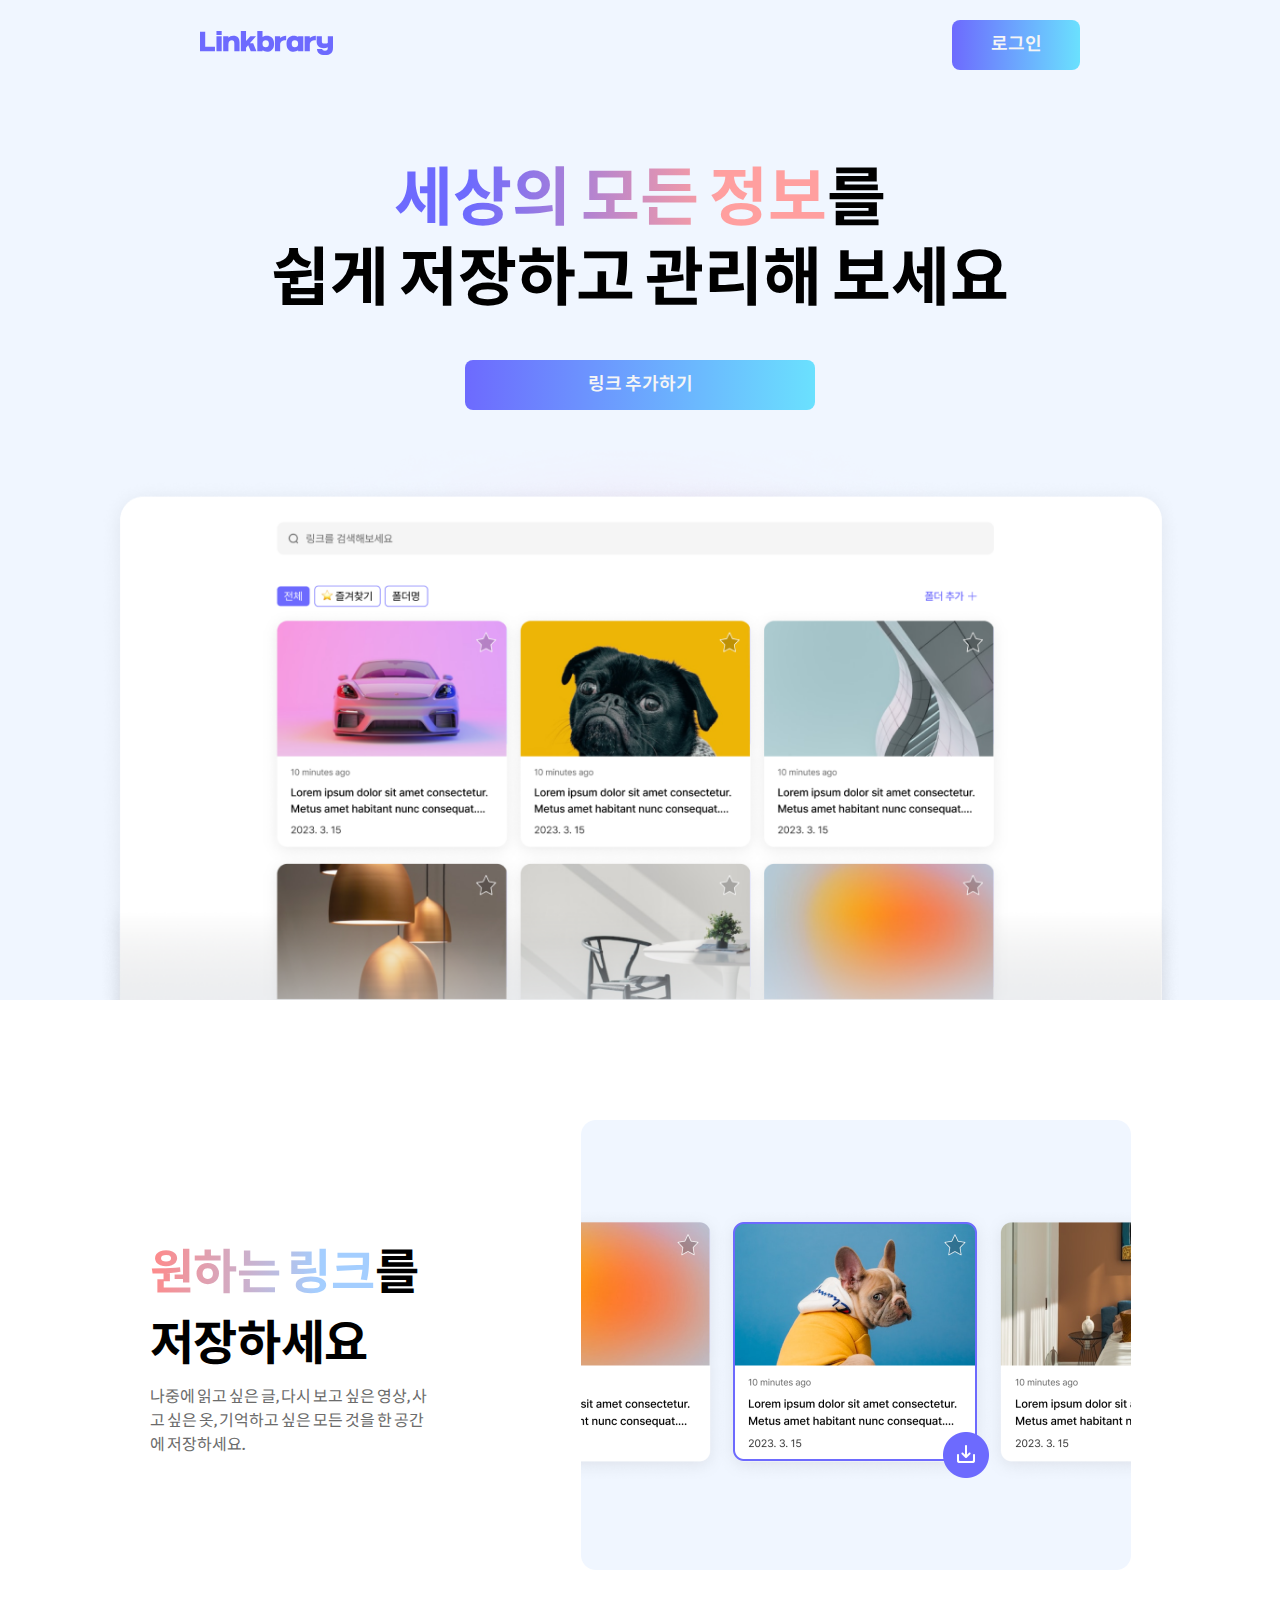
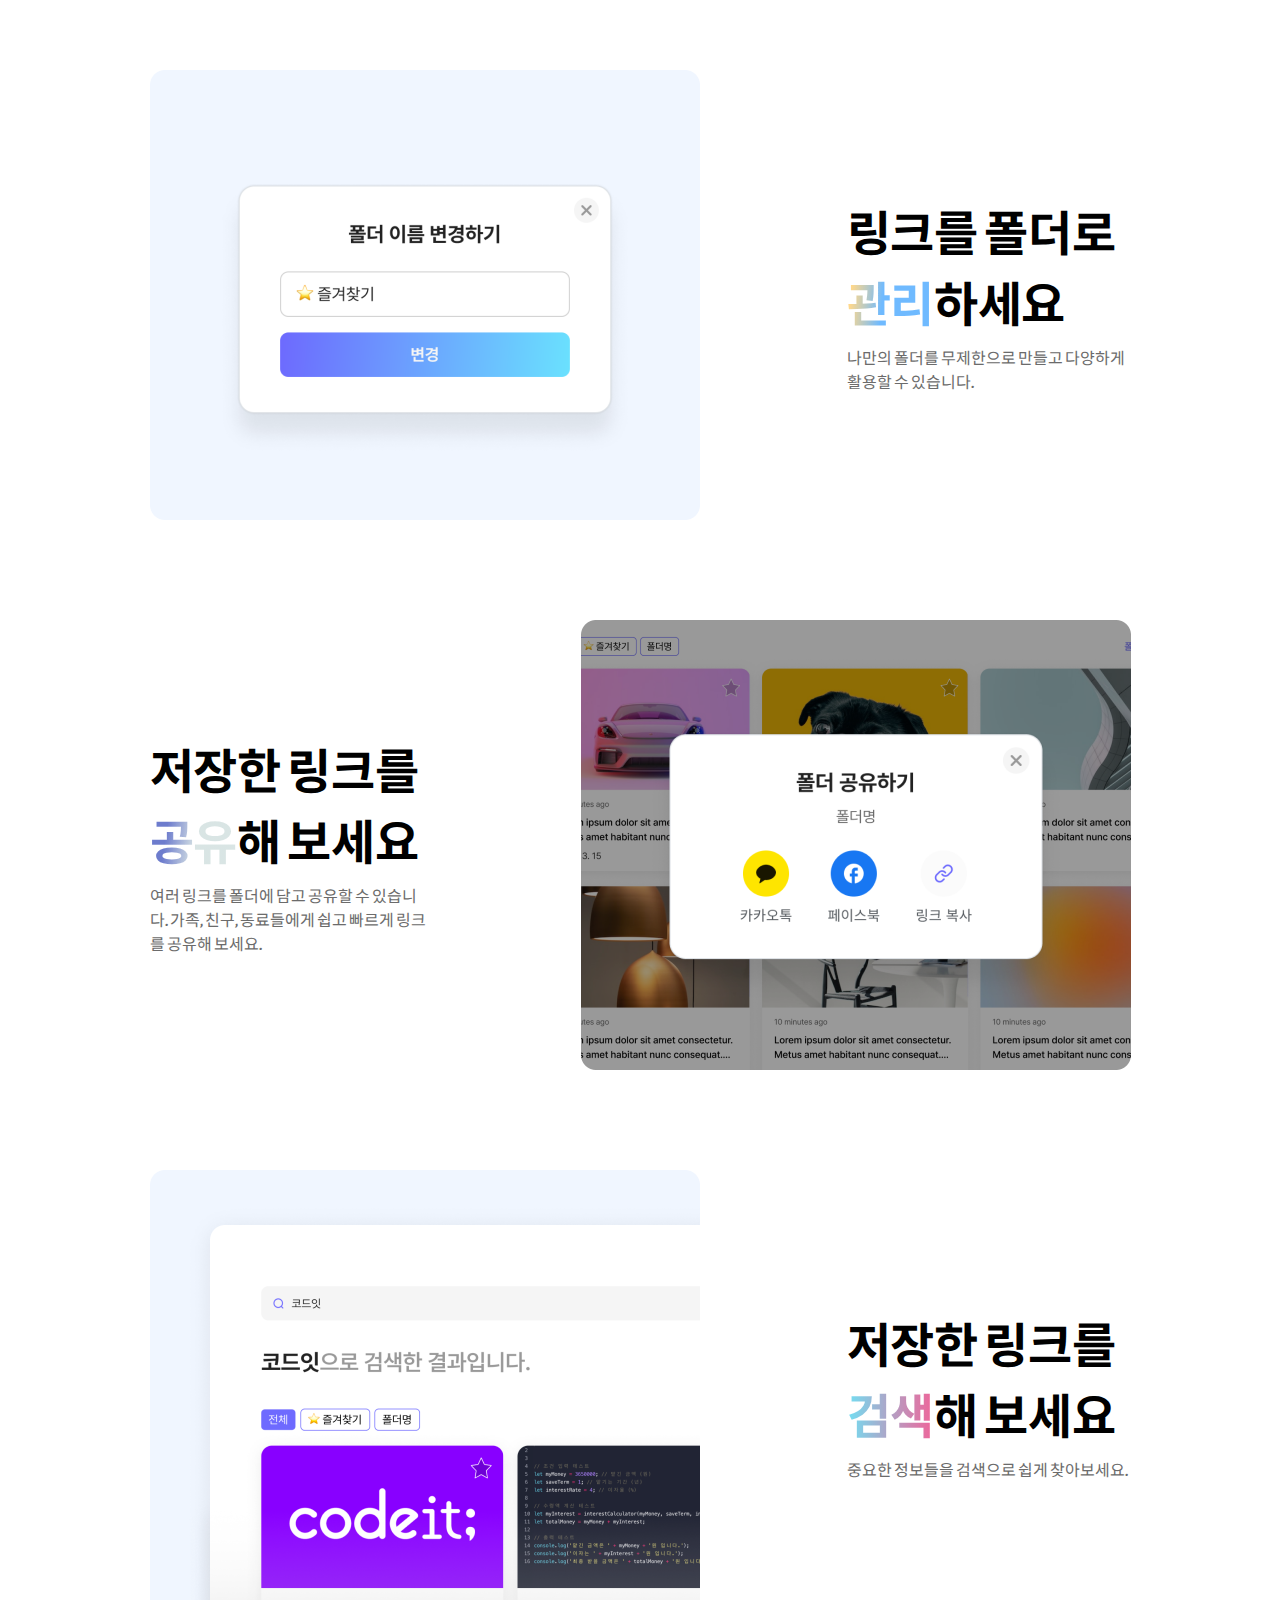
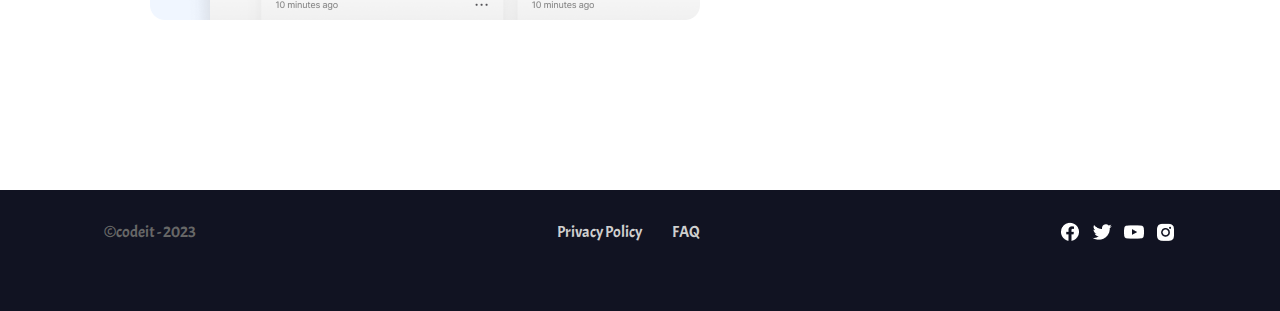
<file: index.html>
<!DOCTYPE html>
<html lang="kr">
   <head>
      <meta charset="UTF-8">
      <meta name="viewport" content="width=device-width, initial-scale=1.0">
      <meta property="og:title" content="Linkbrary">
      <meta property="og:image" content="Assets/PreviewImage.png">
      <meta property="og:url" content="Rhajiit.git">
      <meta property="og:description" content="세상의 모든 정보를 쉽게 저장하고 관리해 보세요">
      <link rel="stylesheet" href="Style.css">
      <link rel="preconnect" href="https://fonts.googleapis.com">
      <link rel="preconnect" href="https://fonts.gstatic.com" crossorigin>
      <link href="https://fonts.googleapis.com/css2?family=Acme&family=Noto+Sans+KR:wght@400;700&family=Poppins:wght@400;600&display=swap" rel="stylesheet">
   </head>
   <body>
      <nav class="landingPage">
         <div class="landingPage">
            <a href="index.html"><img src="Assets/logo.svg" alt="Linkbrary"></a>
            <a href="signIn.html" class="button">로그인</a>
         </div>
      </nav>
      <main>
         <header>
            <div class="landingPage">
               <div>
                  <span class="purplePinkGradation">세상의 모든 정보</span>를<br>쉽게 저장하고 관리해 보세요
               </div>
               <a href="signup.html" class="button">링크 추가하기</a>
               <img src="Assets/main_Image.png" alt="main_image">
            </div>
         </header>
         <div class="articleWhiteBackground">
            <article style="padding-top: 120px;" class="landingPage">
               <P class="title"><span class="redBlueGradation">원하는 링크</span>를 저장하세요</P>
               <p class="description">나중에 읽고 싶은 글, 다시 보고 싶은 영상,
                  사고 싶은 옷, 기억하고 싶은 모든 것을
                  한 공간에 저장하세요.</p>
               <img src="Assets/main_image1.png" alt="SaveLink_YourFavorImage">
            </article>
            <article class="landingPage">
               <img src="Assets/main_image2.png" alt="SaveLink_YourFavorImage">
               <P class="title">링크를 폴더로
                  <span class="orangeBlueGradation">관리</span>하세요</P>
               <p class="description">나만의 폴더를 무제한으로 만들고 
                  다양하게 활용할 수 있습니다.</p> 
            </article>
            <article class="landingPage">
               <P class="title">저장한 링크를
                  <span class="blueWhiteGradation">공유</span>해 보세요</P>
               <p class="description">여러 링크를 폴더에 담고 공유할 수 있습니다. 가족, 친구, 동료들에게 쉽고 빠르게 링크를 
                  공유해 보세요.</p>
               <img src="Assets/main_image3.png" alt="SaveLink_YourFavorImage">
            </article>
            <article class="landingPage">
               <img src="Assets/main_image4.png" alt="SaveLink_YourFavorImage">
               <P class="title">저장한 링크를
                  <span class="bluePnikGradation">검색</span>해 보세요</P>
               <p class="description">중요한 정보들을 검색으로 쉽게 찾아보세요.</p>
            </article>
         </div>
         <footer>
            <div class="corperateInformation "><a>©codeit - 2023</a></div>
            <div class="footerPravay">
               <a style="text-decoration: none; color: #CFCFCF;" href="privacy.html">Privacy Policy</a>
               <a style="text-decoration: none; color: #CFCFCF;" href="faq.html">FAQ</a>
            </div>
            <div class="footerSocial">
               <a href="https://www.facebook.com/" target="_blank"><img src="Assets/footer_facebook.png" alt="to_Facebook"></a>
               <a href="https://twitter.com/" target="_blank"><img src="Assets/footer_X.png" alt="to_X"></a>
               <a href="https://www.youtube.com/" target="_blank"><img src="Assets/footer_youtube.png" alt="to_Youtube"></a>
               <a href="https://www.instagram.com" target="_blank"><img src="Assets/footer_instagram.png" alt="to_Instagram"></a>
            </div>
         </footer>
      </main>
   </body>
</html>
</file>
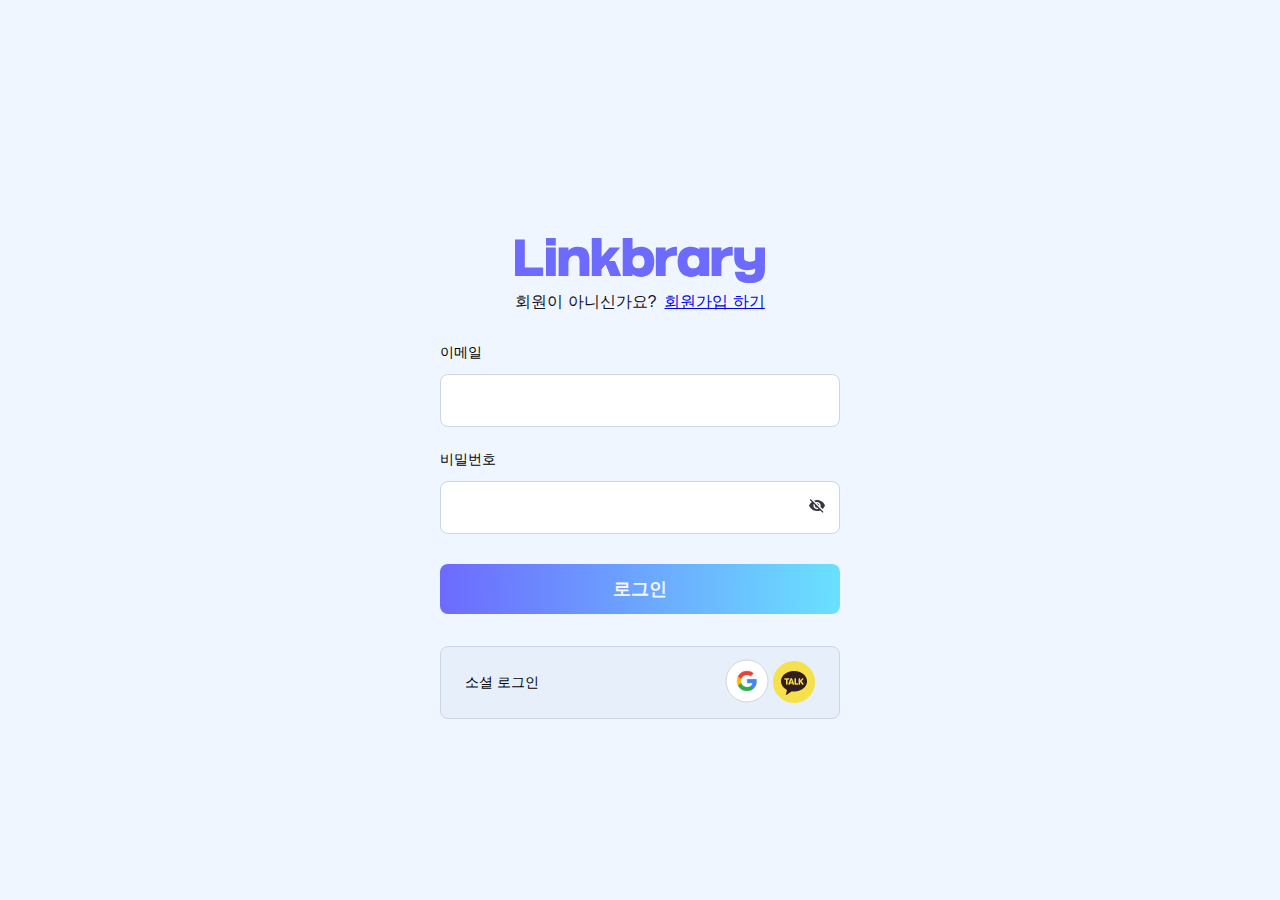
<file: signIn.html>
<!DOCTYPE html>
<html lang="en">
   <head>
      <meta charset="UTF-8">
      <meta name="viewport" content="width=device-width, initial-scale=1.0">
      <link rel="stylesheet" href="Style.css">
      <title>Signinpage</title>
   </head>
   <body>
      <section class="SignPage">
         <div class="SignForm">
            <header>
               <a href="index.html"><img style="width: 100%;" src="Assets/logo.svg" alt="Linkbrary Logo"></a>
               <div style="display: flex; gap: 8px;"><a>회원이 아니신가요?</a><a href="signup.html">회원가입 하기</a></div>
            </header>
            <form style="display: flex; flex-direction: column; width: 100%; gap: 24px;"action="">
               <div class="InputSection">
                  <label class="SignLabel" for="SignInput">이메일</label>
                  <div class="inputDiv">
                     <input class="SignInput" type="email">
                  </div>
               </div>
               <div class="InputSection">
                  <label class="SignLabel" for="">비밀번호</label>
                  <div class="inputDiv">
                     <input class="SignInput" type="password">
                     <a class="passwordSeenButton"><img src="Assets/eye-off.svg" alt=""></a>
                  </div>
               </div>
            </form> 
            <a href="" class="button">로그인</a>
         </div>
         <div class="SocialSign">
            <a>소셜 로그인</a>
            <div class="icons">
               <a href="https://www.google.com/" ><img class="icon" src="Assets/google.svg" alt="Google"></a>
               <a href="https://www.kakaocorp.com/"><img class="icon" src="Assets/social_kakaotalk.png" alt="Kakaotalk"></a>
            </div>
         </div>
      </section>  
   </body>
</html>
</file>
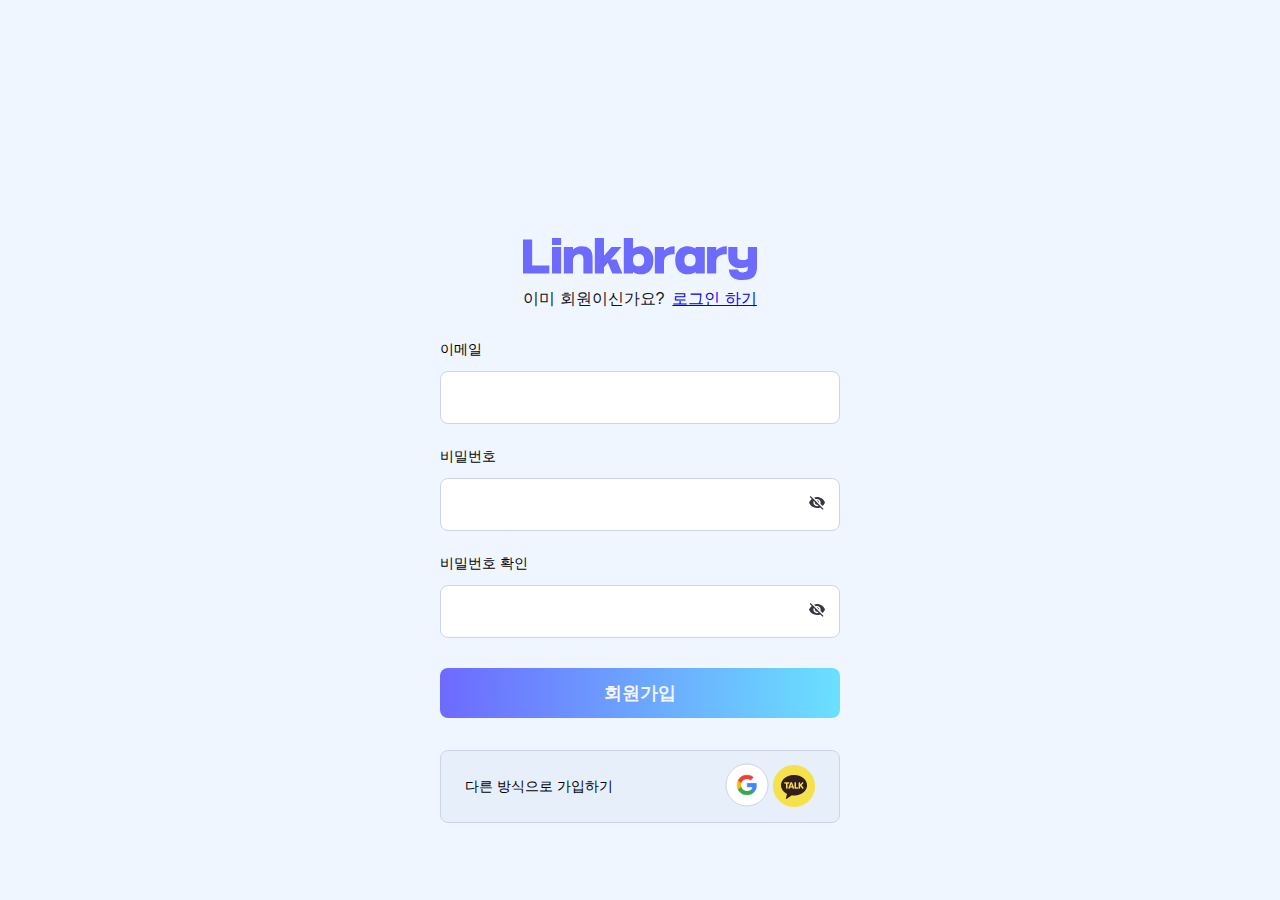
<file: signup.html>
<!DOCTYPE html>
<html lang="en">
   <head>
      <meta charset="UTF-8">
      <meta name="viewport" content="width=device-width, initial-scale=1.0">
      <link rel="stylesheet" href="Style.css">
      <title>SignupPage</title>
   </head>
   <body>
      <section class="SignPage">
         <div class="SignForm">
            <header>
               <a href="index.html"><img style="width: 100%;" src="Assets/logo.svg" alt="Linkbrary Logo"></a>
               <div style="display: flex; gap: 8px;"><a>이미 회원이신가요?</a><a href="signin.html">로그인 하기</a></div>
            </header>
            <form style="display: flex; flex-direction: column; width: 100%; gap: 24px;"action="">
               <div class="InputSection">
                  <label class="SignLabel" for="">이메일</label>
                  <div class="inputDiv">
                     <input class="SignInput" type="email">
                  </div>
               </div>
               <div class="InputSection">
                  <label class="SignLabel" for="">비밀번호</label>
                  <div class="inputDiv">
                     <input class="SignInput" type="password">
                     <a class="passwordSeenButton"><img src="Assets/eye-off.svg" alt=""></a>
                  </div>
               </div>
               <div class="InputSection">
                  <label class="SignLabel" for="">비밀번호 확인</label>
                  <div class="inputDiv">
                     <input class="SignInput" type="password">
                     <a class="passwordSeenButton"><img src="Assets/eye-off.svg" alt=""></a>
                  </div>
               </div>
            </form> 
            <a href="" class="button">회원가입</a>
         </div>
         <div class="SocialSign">
            <a>다른 방식으로 가입하기</a>
            <div class="icons">
               <a href="https://www.google.com/" ><img class="icon" src="Assets/google.svg" alt="Google"></a>
               <a href="https://www.kakaocorp.com/"><img class="icon" src="Assets/social_kakaotalk.png" alt="Kakaotalk"></a>
            </div>
         </div>
      </section>  
   </body>
</html>
</file>
<file: Style.css>
/* 공통요소 */

* {
   box-sizing: border-box;
}


html {
   font-family: acme, 'Noto Sans KR', sans-serif;
}

:root {
   --LBrary-Primary-color: #6D6AFE;
   --LBrary-Red: #FF5B56;
   --LBrary-Black: #111322;
   --LBrary-White: #ffffff;
   --LBrary-SkyBlue: #6AE3FE;
   --gra-prymary-to-skyblue: linear-gradient(91deg, var(--LBrary-Primary-color) 0.12%, var(--LBrary-SkyBlue) 101.84%);
   --LBrary-Gray100: #3E3E43; 
   --LBrary-Gray60: #9FA6B2;
   --LBrary-Gray20: #CCD5e3;
   --LBrary-Gray10: #E7EFFB;
   --LBrary-GrayLight: #f5f5f5;
   --Linkbrary-bg: #f0f6ff
}

main {
   display: flex;
   flex-direction: column;
   align-items: center;
}

header { 
   width: 100%;
   display: flex;
   justify-content: center;
}


body {
   background-color: var(--Linkbrary-bg);
   margin: 0;
}

.button {
   display: flex;
   color: var(--LBrary-GrayLight);
   font-size: 1.125rem;
   font-weight: 600;
   padding: 16px 20px;
   border-radius: 8px;
   background: var(--gra-prymary-to-skyblue);
   justify-content: center;
   align-items: center;
   text-decoration: none;
   line-height: 100%;
}

/* 랜딩 페이지 */

   /* 랜딩페이지 텍스트 그라데이션 */
   .purplePinkGradation {
      background: linear-gradient(91deg, #6D6AFE 17.28%, #FF9F9F 74.98%);
      background-clip: text;
      -webkit-background-clip: text;
      -webkit-text-fill-color: transparent;
   } /*세상의 모든 정보*/

   .redBlueGradation {
      background: linear-gradient(96deg, #FE8A8A 1.72%, #A4CEFF 74.97%);
      background-clip: text;
      -webkit-background-clip: text;
      -webkit-text-fill-color: transparent;
   } /*원하는 링크*/

   .orangeBlueGradation {
      background: linear-gradient(277deg, #6FBAFF 59.22%, #FFD88B 93.66%);
      background-clip: text;
      -webkit-background-clip: text;
      -webkit-text-fill-color: transparent;
   } /*관리*/
   
   .blueWhiteGradation {
      background: linear-gradient(99deg, #6D7CCD 19.76%, rgba(82, 136, 133, 0.22) 52.69%);
      background-clip: text;
      -webkit-background-clip: text;
      -webkit-text-fill-color: transparent;
   } /*공유*/

   .bluePnikGradation {
      background: linear-gradient(271deg, #FE578F -9.84%, #68E8F9 107.18%);
      background-clip: text;
      -webkit-background-clip: text;
      -webkit-text-fill-color: transparent;
   } /*검색*/
   
   /*랜딩 페이지 색상 팔레트 끝*/

   nav.landingPage {
      background-color: var(--Linkbrary-bg);
      position: sticky;
      margin: 0;
      top: 0;
   }

   nav.landingPage > div.landingPage {
      display: flex;
      padding: 20px 200px;
      align-items: center;
      justify-content: space-between;
   }

   nav.landingPage > div.landingPage > a.button {
      width: 128px;
   }



   header .landingPage {
      display: flex;
      flex-direction: column;
      background-color: var(--Linkbrary-bg);
      width: 100%;
      max-width: 1200px;
      justify-content: flex-end;
      align-items: center;
      margin: 0 auto;  
      padding: 70px 0 0;
      gap: 40px;
      font-size: 4rem;
      text-align: center;
      font-weight: 700;
      line-height: 125%;
   }

   header div.landingPage > img {
      width: 1118px;
   }

   header.landingPage > img {
      width: 100%;   
   }


   .landingPage > a.button {
         width: 350px;
   }



   .articleWhiteBackground {
      background-color: var(--LBrary-White); 
      width: 100%; 
      padding-bottom: 120px;
   }

   article.landingPage {
      grid-template-columns: 1fr 1fr;
      display: grid;
      padding: 50px 0;
      width: 100%;
      max-width: 981px;
      margin: 0 auto;
      column-gap: 147px;
      row-gap: 10px;
   }

   /*모바일 변환시 이미지의 배열 순서 문제를 
   태그 수준에서 최적화 하기 위해 최대 사이즈에서도 flex가 아닌 grid로 구성*/

   article.landingPage > p {
      margin: 0;
   }

   article.landingPage > img {
      grid-row: 1 / 3;
      width: 550px;
      height: 450px;
   }

   article p.title {
      font-size: 3rem;
      font-weight: 700;
      letter-spacing: -0.3px;
      grid-row: 1;
      margin: auto;
      margin-bottom: 0;
      margin-left: 0;
   }

   article p.description {
      color: #6B6B6B;
      font-size: 1rem;
      font-weight: 400;
      line-height: 24px;
      margin: auto;
      margin-top: 0;
      margin-left: 0;
   }



   footer {
      display: flex;
      justify-content: space-between;
      background-color: var(--LBrary-Black);
      width: 100%;
      margin: 0;
      padding: 32px 104px 64px;
   }

   .corperateInformation {
      color: #676767;
      text-align: left;
      font-family: acme;
      font-size: 1rem;
      font-weight: 400;
   }

   .footerPravay{
      display: flex;
      gap: 30px;
      color: #CFCFCF;
      font-family: acme;
      font-size: 1rem;
      font-weight: 400;
   }

   .footerSocial {
      display: flex;
      gap: 12px;
      align-items: center;
      justify-content: end;
   }

/* 로그인 페이지 */

   .SignPage {
      display: flex;
      flex-direction: column;
      align-items: center;
      margin: 238px auto auto;
      width: 400px;
   }

   .SignForm {
      display: flex;
      flex-direction: column;
      align-items: center;
      width: 100%;
      gap: 30px;
   }

   .SignForm > header {
      flex-direction: column;
      width: auto;
      text-align: center;
      color: var(--LBrary-Black);
      font-size: 1rem;
      font-weight: 400;
      line-height: 150%;
   }

   .InputSection {
      display: flex;
      flex-direction: column;
      gap: 12px;
   }

   .SignInput  {
      display: flex;
      padding: 18px 15px;
      width: 100%;
      gap: 6px;
      border-radius: 8px;
      border: 1px solid var(--LBrary-Gray20);
      background: var(--LBrary-White);
      position: relative;
   }

   .inputDiv {
      display: flex;
      position: relative;
      justify-content: space-between;
      width: 100%;
   }

   .SignInput:focus{ 
      outline-color: var(--LBrary-Primary-color);
   }

   .passwordSeenButton {
      position: absolute;
      top: 50%;
      right: 15px;
      transform: translate(0, -50%);
   }


   .signInputBeHidden {
      position: absolute;
      margin-right: 15px;
   }

   /*

   .WrongPass {
      color: var(--LBrary-Red);
      font-size: 0.875rem;
      font-weight: 400;
   } 틀렸을 경우 관련하여 week1에 작업했던 더미 
   
   */

   .SignLabel {
      color: var(--LBrary-black);
      font-size: 0.875rem;
      font-weight: 400;
   }

   .SocialSign {
      display: flex;
      align-items: center;
      justify-content: space-between;
      border-radius: 8px;
      border: 1px solid var(--LBrary-Gray20);
      background-color: var(--LBrary-Gray10);
      width: 100%;
      margin: 32px;
      padding: 12px 24px;
      font-size: 0.875rem;
      color: var(--LBrary-Gray50);
   }

   .socialLoginIcons {
      display: flex;
      align-items: center;
      justify-content: space-between;
      gap: 16px;
   }

   .socialLoginIcon {
      display: flex;
      position: relative;
      height: 42px;
      width: 42px;  
   }

   .SignForm > .button {
      width: 100%;
      margin: auto;
   }

/* 로그인 페이지 끝 */

/* 태블릿 반응형 */

   @media (max-width: 1199px) {
      nav.landingPage > div.landingPage {
         width: 100%;
         padding: 20px 32px;
         max-width: 864px;
         margin: 0 auto;
      }
      
      
      header .landingPage {
         max-width: 698px;
      }
      /*padding 32px, margin auto, max-width로
      여백이 줄어듬에 따라 버튼과 로고가 가장자리에 가까워지고, 
      32px시점에서 다시 좁혀지는 구조로 만듬
      다만, 1920창 크기에서 화면 내 크기는 1903수준으로 살짝 작은 수준이지만
      @media는 외곽 테두리를 기준으로 계산해 넘어가는 과정에서 약간의 오차 발생*/


      header .landingPage > div {
         width: 80%;
      }
      /*태블릿 사이즈에서 보기 편하게 헤드라인을 줄임*/


      article.landingPage {
         max-width: 698px;
         row-gap: 10px;
         column-gap: 42px;
      }
      /*원본은 51px이나, 줄넘김 현상이 발생하여 가독성을 높이기 위해 줄임*/

      article.landingPage > img {
         width: 385px;
         height: 315px;
      }

      header div.landingPage > img {
         max-width: 650px;
      }
   }

/* 모바일 반응형 */

   @media (max-width: 767px) {
      header .landingPage {
         font-size: 2rem;
         padding: 28px 32px 0;
      }

      /*태블릿과 별개로 모바일은 가독성 고려의 중요도가 떨어지므로 
      가로 길이 그대로 유지*/

      header div.landingPage > img {
         width: 100%;
      }

      nav.landingPage > div.landingPage img {
         width: 88.6px;
      }

      nav.landingPage > div.landingPage > a.button {
         width: 80px;
         font-size: 0.875rem;
         padding: 10px 16px;
      }

      .landingPage > a.button {
         width: 200px;
         font-size: 0.875rem;
      }

      .articleWhiteBackground {
         padding-bottom: 40px;
      }

      article.landingPage{
         grid-template-columns: 1fr;
         padding: 40px;
         gap: 0;
      }

      article p.title {
         font-size: 1.5rem;
         margin-bottom: 20px;
         grid-row: 1;
      }

      article p.description {
         font-size: 0.9375rem;
         margin-top: 16px;
         grid-row: 3;
      }

      article.landingPage > img {
         width: 100%;
         height: auto;
         grid-column: 1;
         grid-row: 2;
      }

      footer {
         display: grid;
         grid-template-columns: 1fr 1fr;
         padding: 32px;      
         row-gap: 60px;
      }

      footer .corperateInformation {
         grid-row: 2;
      }
      
      .SignPage {
         width: 100%;
         max-width: 464px;
         margin: 120px auto auto;
         padding: 0 32px;
      }
}
</file>
